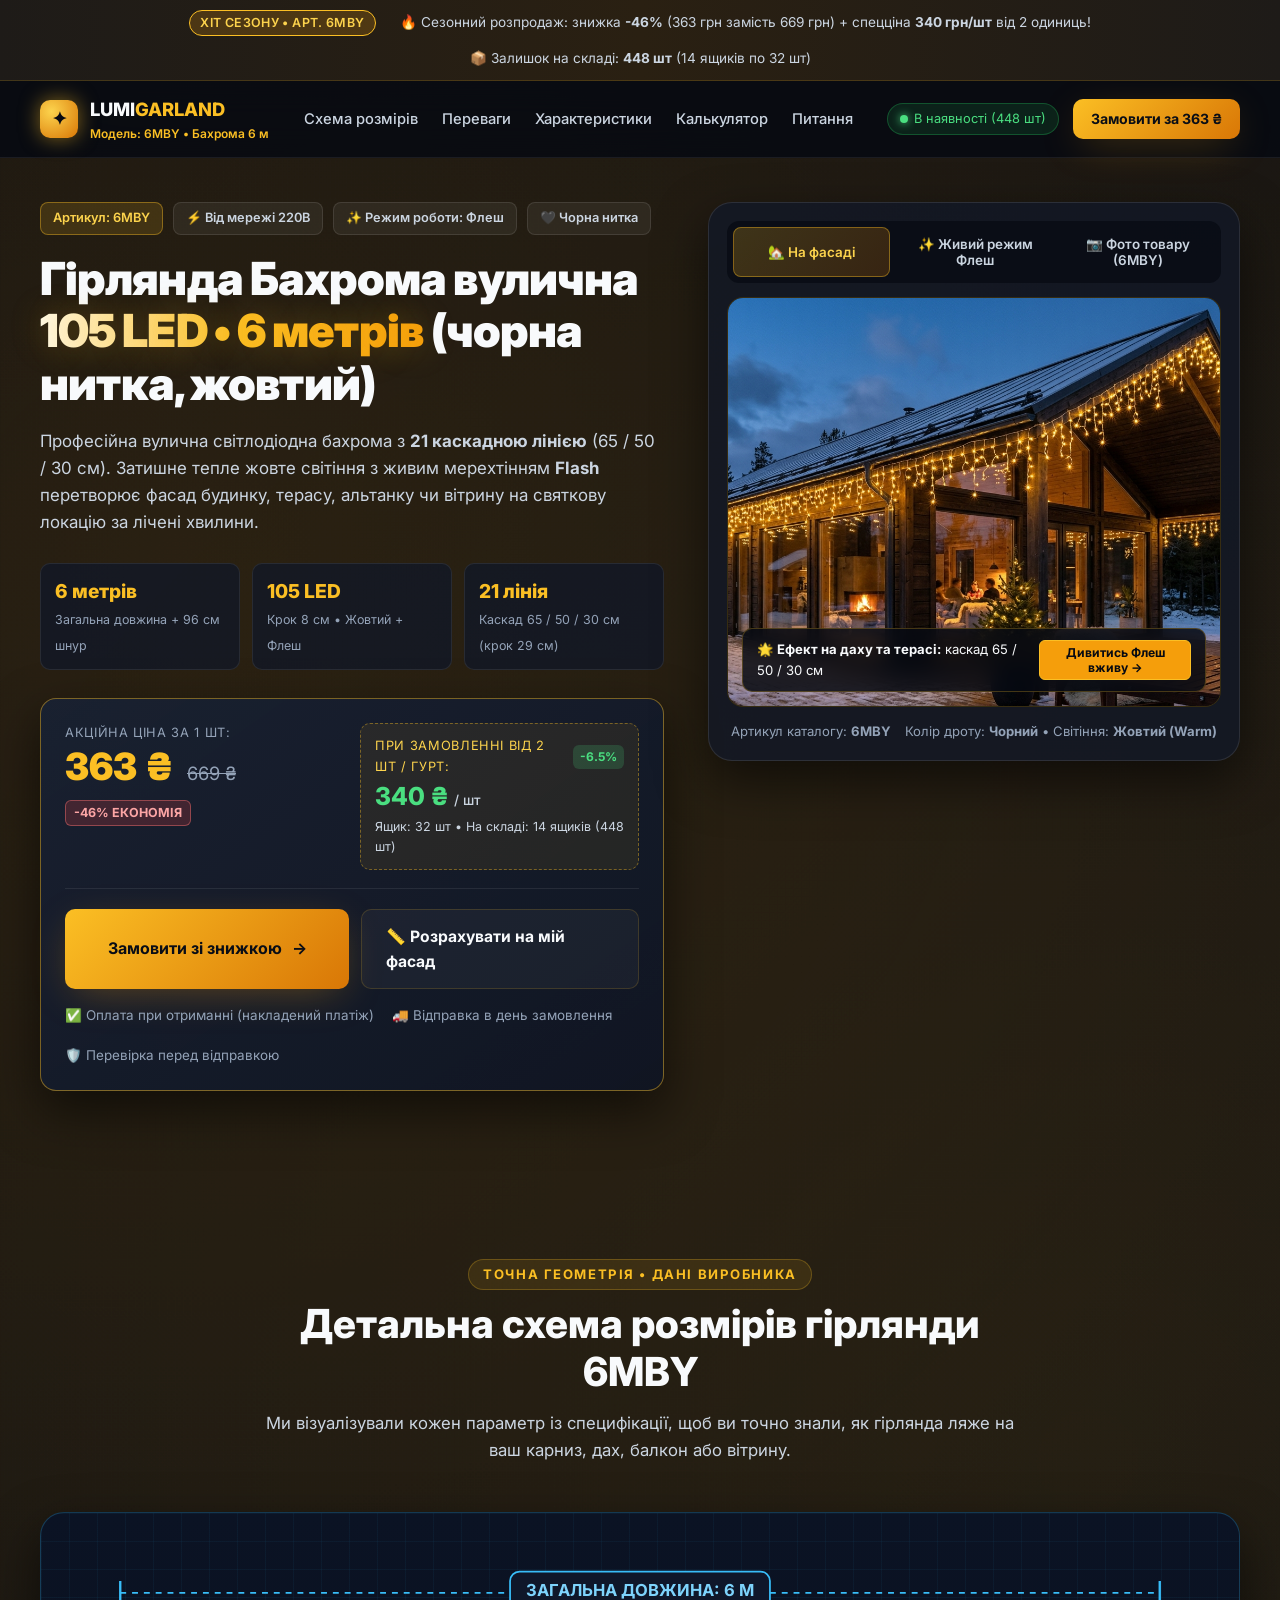
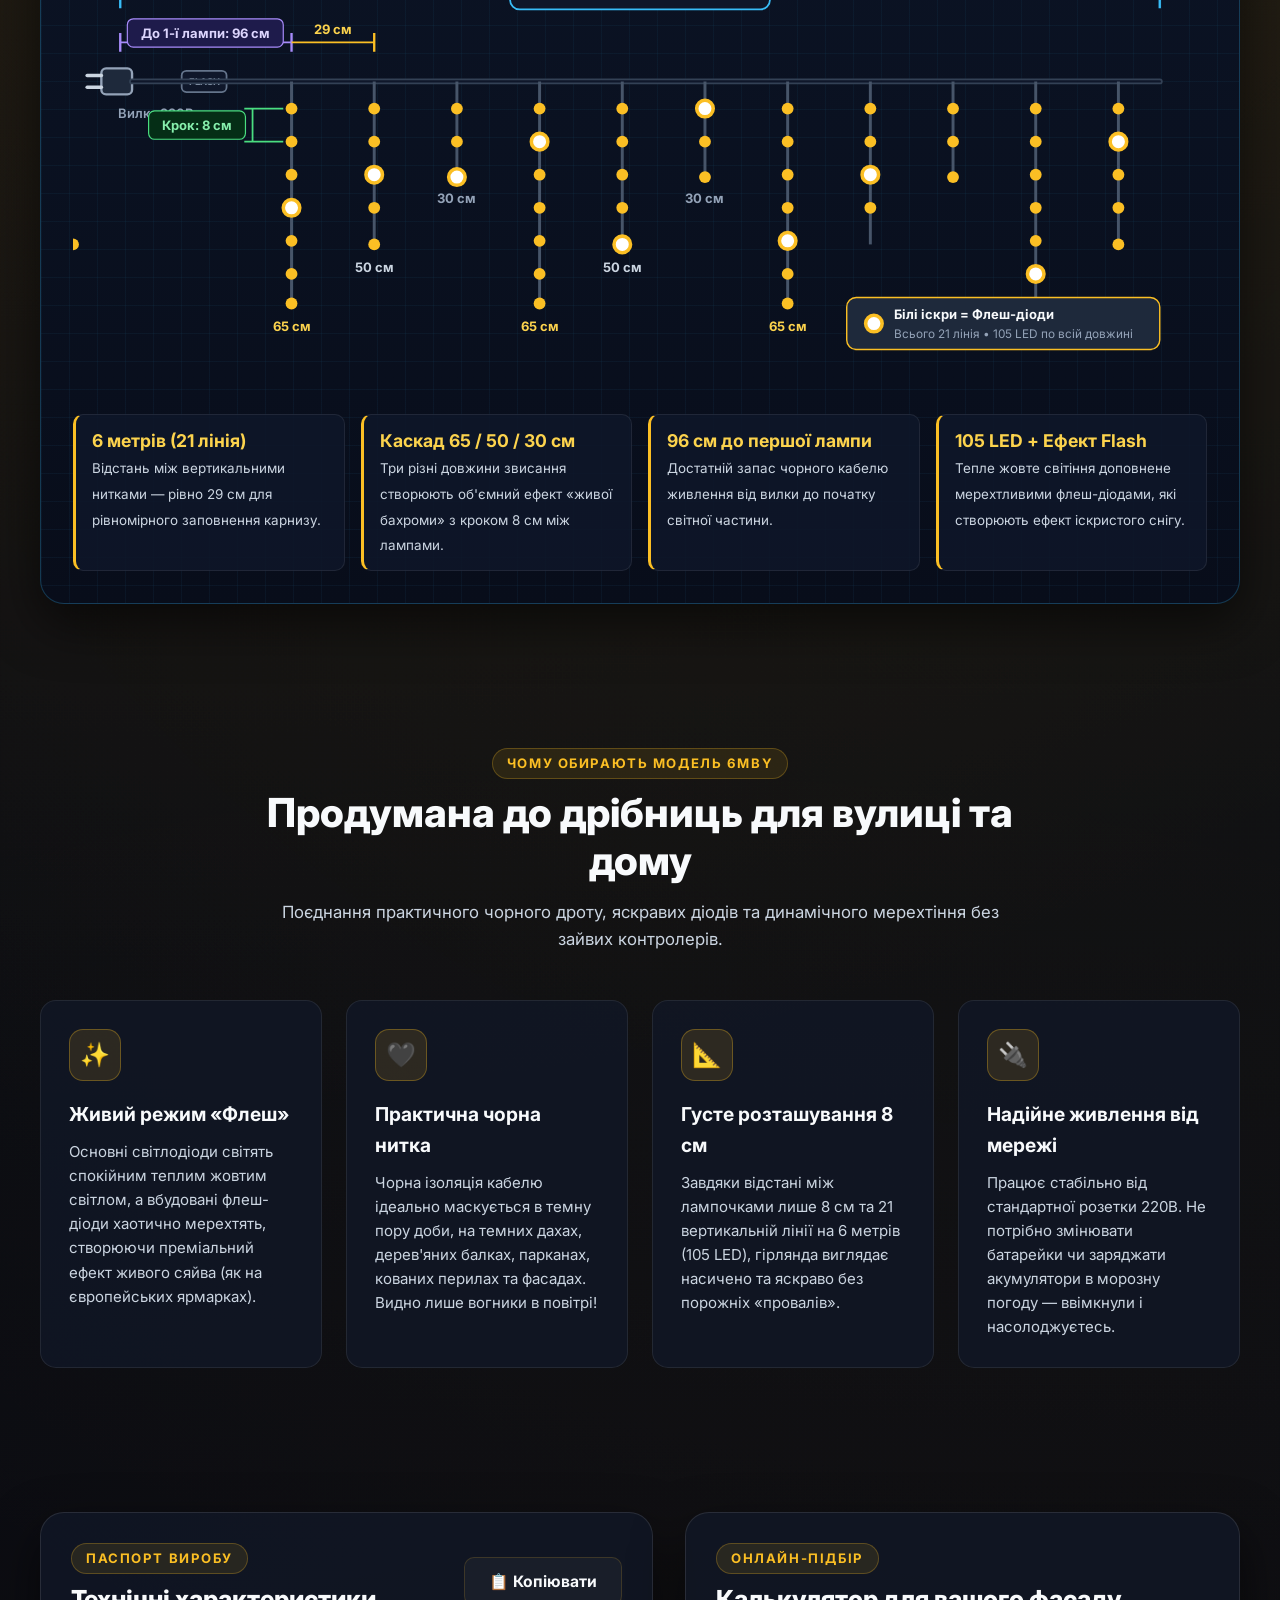
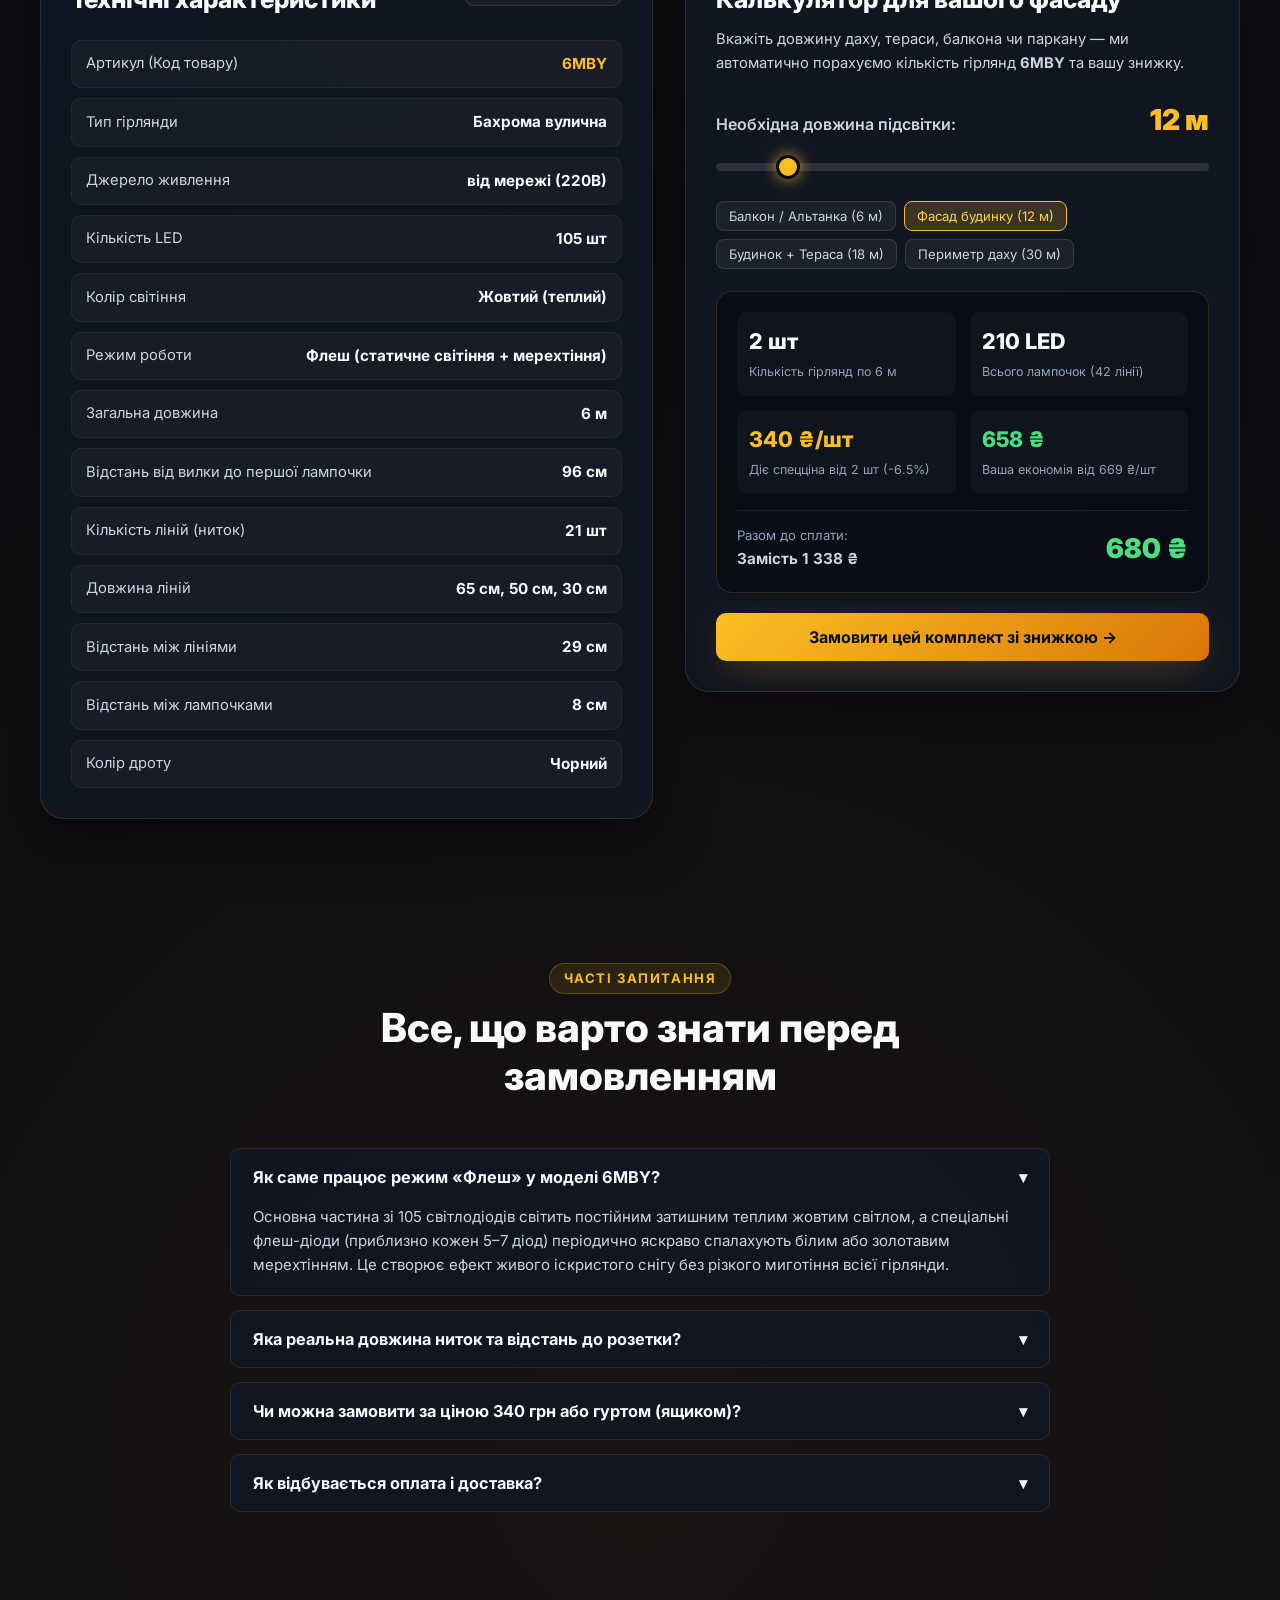
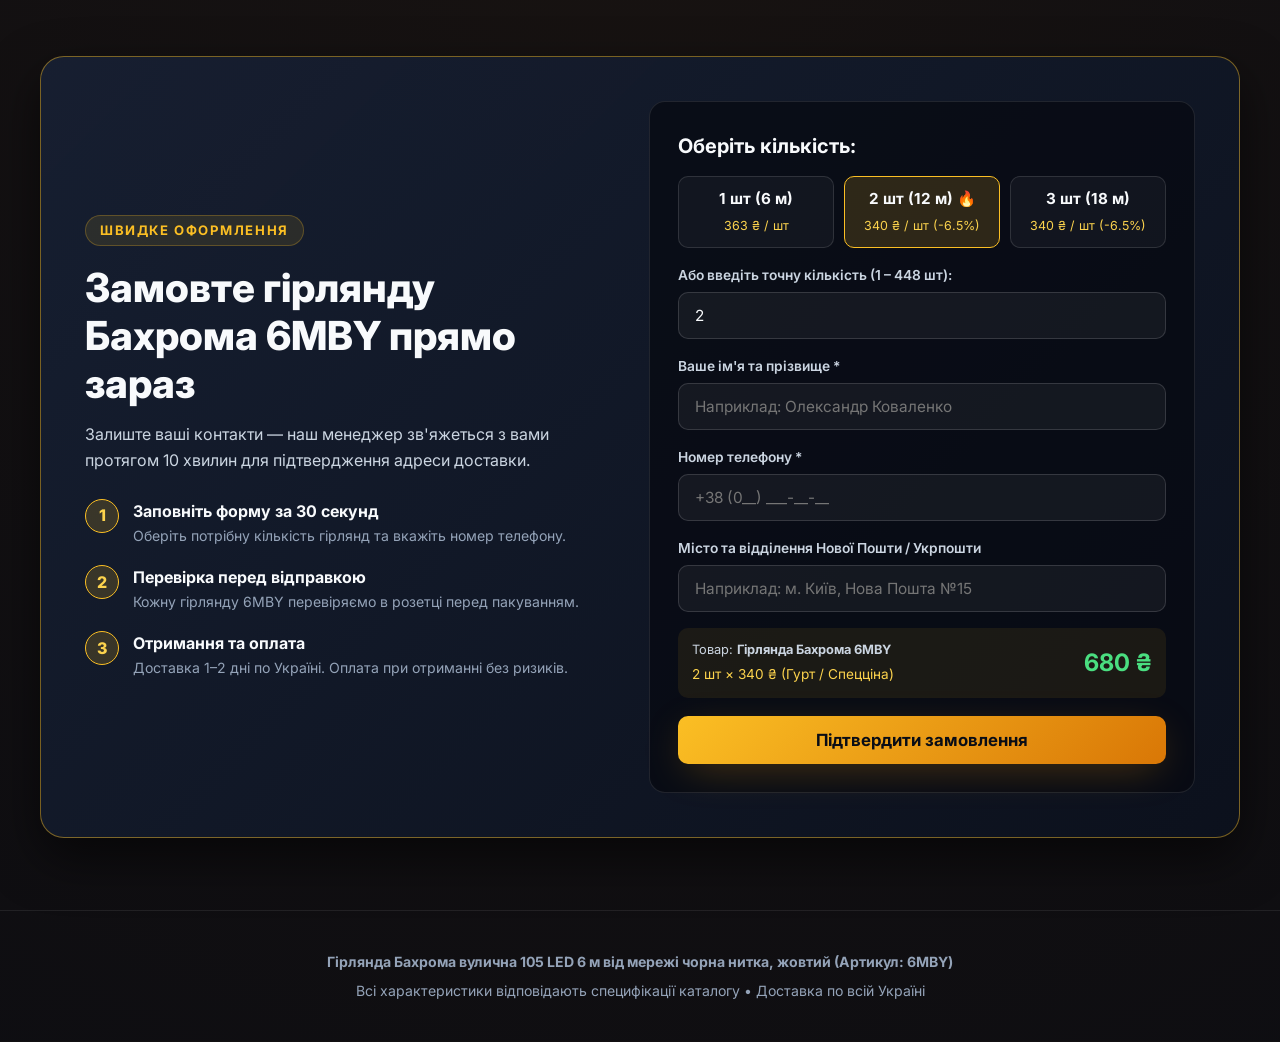
<file: index.html>
<!DOCTYPE html>
<html lang="uk">
<head>
  <meta charset="UTF-8" />
  <meta name="viewport" content="width=device-width, initial-scale=1.0" />
  <title>Гірлянда Бахрома вулична 105 LED 6 м (чорна нитка, жовтий) 6МBY — Офіційний лендинг</title>
  <meta name="description" content="Гірлянда Бахрома вулична 105 LED 6 м від мережі, чорна нитка, теплий жовтий з ефектом Флеш (арт. 6МBY). 21 вертикальна лінія (65/50/30 см). Акційна ціна 363 грн (від 2 шт — 340 грн)." />
  <link rel="preconnect" href="https://fonts.googleapis.com">
  <link rel="preconnect" href="https://fonts.gstatic.com" crossorigin>
  <link href="https://fonts.googleapis.com/css2?family=Inter:wght@400;500;600;700;800;900&display=swap" rel="stylesheet">
  <link rel="stylesheet" href="styles.css" />  
 <script src="https://identity.netlify.com/v1/netlify-identity-widget.js"></script>
  <script>
    if (window.netlifyIdentity) {
      window.netlifyIdentity.on("init", user => {
        if (!user) {
          window.netlifyIdentity.on("login", () => {
            document.location.href = "/admin/";
          });
        }
      });
    }
  </script>
</body>
</html>
</head>
<body>

  <!-- Жива верхня гірлянда-бахрома в шапці -->
  <div class="top-garland-wrap" aria-hidden="true">
    <canvas id="headerGarlandCanvas"></canvas>
  </div>

  <!-- Верхній акційний банер -->
  <div class="promo-bar">
    <div class="promo-bar-inner">
      <span class="promo-badge">ХІТ СЕЗОНУ • АРТ. 6МBY</span>
      <span>🔥 Сезонний розпродаж: знижка <strong>-46%</strong> (363 грн замість 669 грн) + спецціна <strong>340 грн/шт</strong> від 2 одиниць!</span>
      <span>📦 Залишок на складі: <strong>448 шт</strong> (14 ящиків по 32 шт)</span>
    </div>
  </div>

  <!-- Навігація -->
  <header class="navbar">
    <div class="navbar-inner">
      <a href="#top" class="logo">
        <div class="logo-icon">✦</div>
        <div>
          <span>LUMI<span style="color: var(--amber-400);">GARLAND</span></span>
          <span class="logo-sku">Модель: 6МBY • Бахрома 6 м</span>
        </div>
      </a>

      <ul class="nav-links">
        <li><a href="#blueprint">Схема розмірів</a></li>
        <li><a href="#features">Переваги</a></li>
        <li><a href="#specs">Характеристики</a></li>
        <li><a href="#calculator">Калькулятор</a></li>
        <li><a href="#faq">Питання</a></li>
      </ul>

      <div class="nav-cta">
        <div class="stock-pill">
          <span class="pulse-dot"></span>
          <span>В наявності (448 шт)</span>
        </div>
        <a href="#order" class="btn btn-primary btn-sm">Замовити за 363 ₴</a>
      </div>
    </div>
  </header>

  <!-- HERO SECTION -->
  <main id="top">
    <section class="hero">
      <div class="container">
        <div class="hero-grid">
          
          <!-- Ліва колонка: Офер та ціни -->
          <div class="hero-content">
            <div class="hero-badges">
              <span class="badge-item highlight">Артикул: 6МBY</span>
              <span class="badge-item">⚡ Від мережі 220В</span>
              <span class="badge-item">✨ Режим роботи: Флеш</span>
              <span class="badge-item">🖤 Чорна нитка</span>
            </div>

            <h1 class="hero-title">
              Гірлянда Бахрома вулична <span class="text-glow">105 LED • 6 метрів</span> (чорна нитка, жовтий)
            </h1>

            <p class="hero-lead">
              Професійна вулична світлодіодна бахрома з <strong>21 каскадною лінією</strong> (65 / 50 / 30 см). Затишне тепле жовте світіння з живим мерехтінням <strong>Flash</strong> перетворює фасад будинку, терасу, альтанку чи вітрину на святкову локацію за лічені хвилини.
            </p>

            <!-- Ключові цифри -->
            <div class="hero-quick-specs">
              <div class="quick-spec-card">
                <span class="quick-spec-val">6 метрів</span>
                <span class="quick-spec-lbl">Загальна довжина + 96 см шнур</span>
              </div>
              <div class="quick-spec-card">
                <span class="quick-spec-val">105 LED</span>
                <span class="quick-spec-lbl">Крок 8 см • Жовтий + Флеш</span>
              </div>
              <div class="quick-spec-card">
                <span class="quick-spec-val">21 лінія</span>
                <span class="quick-spec-lbl">Каскад 65 / 50 / 30 см (крок 29 см)</span>
              </div>
            </div>

            <!-- Картка ціни з даними з Excel -->
            <div class="price-card">
              <div class="price-tiers">
                <div class="price-main-wrap">
                  <span class="price-label">Акційна ціна за 1 шт:</span>
                  <div class="price-row">
                    <span class="price-current">363 ₴</span>
                    <span class="price-old">669 ₴</span>
                    <span class="discount-tag">-46% ЕКОНОМІЯ</span>
                  </div>
                </div>

                <div class="wholesale-box">
                  <div style="display:flex; align-items:center; justify-content:space-between; gap:6px;">
                    <span class="price-label" style="margin:0; color:var(--amber-300);">При замовленні від 2 шт / Гурт:</span>
                    <span style="font-size:0.75rem; background:rgba(74,222,128,0.18); color:var(--green-400); padding:2px 7px; border-radius:6px; font-weight:700;">-6.5%</span>
                  </div>
                  <span class="wholesale-price">340 ₴ <small style="font-size:0.85rem; font-weight:500; color:var(--text-secondary);">/ шт</small></span>
                  <span class="wholesale-note">Ящик: 32 шт • На складі: 14 ящиків (448 шт)</span>
                </div>
              </div>

              <div class="hero-actions">
                <a href="#order" class="btn btn-primary">
                  <span>Замовити зі знижкою</span>
                  <span>→</span>
                </a>
                <a href="#calculator" class="btn btn-outline">
                  <span>📏 Розрахувати на мій фасад</span>
                </a>
              </div>

              <div class="trust-row">
                <div class="trust-item">✅ Оплата при отриманні (накладений платіж)</div>
                <div class="trust-item">🚚 Відправка в день замовлення</div>
                <div class="trust-item">🛡️ Перевірка перед відправкою</div>
              </div>
            </div>
          </div>

          <!-- Права колонка: Інтерактивна вітрина (Фото на фасаді + Live Flash Симулятор + Оригінальне фото з таблиці) -->
          <div class="showcase-card">
            <div class="showcase-tabs" role="tablist">
              <button class="showcase-tab active" data-tab="pane-facade" role="tab">🏡 На фасаді</button>
              <button class="showcase-tab" data-tab="pane-sim" role="tab">✨ Живий режим Флеш</button>
              <button class="showcase-tab" data-tab="pane-original" role="tab">📷 Фото товару (6МBY)</button>
            </div>

            <div class="showcase-viewport">
              <!-- Вкладка 1: Фото на фасаді -->
              <div class="showcase-pane active" id="pane-facade">
                <div class="product-photo-wrap">
                  <img src="images/lifestyle-facade.jpg" alt="Гірлянда Бахрома вулична 105 LED 6 м на фасаді будинку" />
                  <div class="photo-caption-overlay">
                    <span>🌟 <strong>Ефект на даху та терасі:</strong> каскад 65 / 50 / 30 см</span>
                    <button class="sim-chip active" onclick="switchShowcaseTab('pane-sim')">Дивитись Флеш вживу →</button>
                  </div>
                </div>
              </div>

              <!-- Вкладка 2: Інтерактивний симулятор 21 нитки та режиму Flash -->
              <div class="showcase-pane" id="pane-sim">
                <canvas id="simCanvas"></canvas>
                <div class="sim-controls">
                  <span>Режим: <strong id="simModeLabel" style="color:var(--amber-300);">Жовтий + Флеш (Мерехтіння)</strong></span>
                  <div class="sim-btn-group">
                    <button type="button" class="sim-chip active" data-sim-mode="flash">⚡ Режим Флеш</button>
                    <button type="button" class="sim-chip" data-sim-mode="steady">🌕 Лише статика</button>
                    <button type="button" class="sim-chip" data-sim-bg="toggle">🌆 Змінити фон</button>
                  </div>
                </div>
              </div>

              <!-- Вкладка 3: Оригінальне фото з Excel-файлу товари.xlsx -->
              <div class="showcase-pane" id="pane-original">
                <div class="product-photo-wrap contain-mode">
                  <img src="images/product.png" alt="Оригінальне фото Гірлянда Бахрома вулична 105 LED 6 м чорна нитка жовтий 6МBY" />
                  <div class="photo-caption-overlay">
                    <span>📦 Реальне фото з каталогу <strong>товари.xlsx</strong> (арт. 6МBY)</span>
                    <span style="color:var(--amber-400); font-weight:700;">Чорна нитка • Жовтий LED</span>
                  </div>
                </div>
              </div>
            </div>

            <div class="showcase-footer">
              <span>Артикул каталогу: <strong>6МBY</strong></span>
              <span>Колір дроту: <strong>Чорний</strong> • Світіння: <strong>Жовтий (Warm)</strong></span>
            </div>
          </div>

        </div>
      </div>
    </section>

    <!-- ІНЖЕНЕРНА СХЕМА РОЗМІРІВ (BLUEPRINT) -->
    <section id="blueprint">
      <div class="container">
        <div class="section-header">
          <span class="section-eyebrow">Точна геометрія • Дані виробника</span>
          <h2 class="section-title">Детальна схема розмірів гірлянди 6МBY</h2>
          <p class="section-subtitle">
            Ми візуалізували кожен параметр із специфікації, щоб ви точно знали, як гірлянда ляже на ваш карниз, дах, балкон або вітрину.
          </p>
        </div>

        <div class="blueprint-card">
          <div class="blueprint-svg-wrap">
            <svg class="blueprint-svg" viewBox="0 0 960 360" fill="none" xmlns="http://www.w3.org/2000/svg" aria-label="Схема розмірів гірлянди Бахрома 6МBY">
              <!-- Верхня розмірна лінія: Загальна довжина 6 м -->
              <line x1="40" y1="32" x2="920" y2="32" stroke="#38bdf8" stroke-width="1.5" stroke-dasharray="5 5"/>
              <line x1="40" y1="22" x2="40" y2="45" stroke="#38bdf8" stroke-width="2"/>
              <line x1="920" y1="22" x2="920" y2="45" stroke="#38bdf8" stroke-width="2"/>
              <rect x="370" y="14" width="220" height="32" rx="8" fill="#0f172a" stroke="#38bdf8" stroke-width="1.5"/>
              <text x="480" y="35" fill="#7dd3fc" font-size="14" font-weight="700" text-anchor="middle" font-family="Inter, sans-serif">ЗАГАЛЬНА ДОВЖИНА: 6 М</text>

              <!-- Розмірна лінія від вилки до першої лампочки: 96 см -->
              <line x1="40" y1="74" x2="185" y2="74" stroke="#a78bfa" stroke-width="1.5"/>
              <line x1="40" y1="66" x2="40" y2="82" stroke="#a78bfa" stroke-width="2"/>
              <line x1="185" y1="66" x2="185" y2="82" stroke="#a78bfa" stroke-width="2"/>
              <rect x="46" y="54" width="132" height="24" rx="5" fill="#1e1b4b" stroke="#a78bfa" stroke-width="1"/>
              <text x="112" y="70" fill="#ddd6fe" font-size="11" font-weight="700" text-anchor="middle" font-family="Inter, sans-serif">До 1-ї лампи: 96 см</text>

              <!-- Відстань між лініями: 29 см -->
              <line x1="185" y1="74" x2="255" y2="74" stroke="#fbbf24" stroke-width="1.5"/>
              <line x1="255" y1="66" x2="255" y2="82" stroke="#fbbf24" stroke-width="2"/>
              <text x="220" y="67" fill="#fcd34d" font-size="11" font-weight="700" text-anchor="middle" font-family="Inter, sans-serif">29 см</text>

              <!-- Вилка 220В -->
              <rect x="24" y="96" width="26" height="22" rx="4" fill="#1e293b" stroke="#94a3b8" stroke-width="2"/>
              <line x1="12" y1="102" x2="24" y2="102" stroke="#cbd5e1" stroke-width="3" stroke-linecap="round"/>
              <line x1="12" y1="112" x2="24" y2="112" stroke="#cbd5e1" stroke-width="3" stroke-linecap="round"/>
              <text x="38" y="138" fill="#94a3b8" font-size="11" font-weight="600" font-family="Inter, sans-serif">Вилка 220В</text>

              <!-- Блок керування -->
              <rect x="92" y="98" width="38" height="18" rx="4" fill="#0f172a" stroke="#64748b" stroke-width="1.5"/>
              <text x="111" y="110" fill="#94a3b8" font-size="8" font-weight="700" text-anchor="middle" font-family="Inter, sans-serif">FLASH</text>

              <!-- Основний горизонтальний чорний провід -->
              <line x1="50" y1="107" x2="920" y2="107" stroke="#334155" stroke-width="5" stroke-linecap="round"/>
              <line x1="50" y1="107" x2="920" y2="107" stroke="#0f172a" stroke-width="2" stroke-linecap="round"/>

              <!-- Вертикальні нитки (21 лінія каскадом 65см / 50см / 30см) -->
              <!-- Створимо наочне представлення каскадів -->
              <g id="svgDrops">
                <!-- Лінія 1: 65 см -->
                <line x1="185" y1="107" x2="185" y2="295" stroke="#475569" stroke-width="2.5"/>
                <circle cx="185" cy="130" r="5" fill="#fbbf24"/><circle cx="185" cy="158" r="5" fill="#fbbf24"/><circle cx="185" cy="186" r="5" fill="#fbbf24"/><circle cx="185" cy="214" r="7" fill="#ffffff" stroke="#fbbf24" stroke-width="3"/><circle cx="185" cy="242" r="5" fill="#fbbf24"/><circle cx="185" cy="270" r="5" fill="#fbbf24"/><circle cx="185" cy="295" r="5" fill="#fbbf24"/>
                <text x="185" y="318" fill="#fcd34d" font-size="11" font-weight="700" text-anchor="middle">65 см</text>

                <!-- Лінія 2: 50 см -->
                <line x1="255" y1="107" x2="255" y2="245" stroke="#475569" stroke-width="2.5"/>
                <circle cx="255" cy="130" r="5" fill="#fbbf24"/><circle cx="255" cy="158" r="5" fill="#fbbf24"/><circle cx="255" cy="186" r="7" fill="#ffffff" stroke="#fbbf24" stroke-width="3"/><circle cx="255" cy="214" r="5" fill="#fbbf24"/><circle cx="255" cy="245" r="5" fill="#fbbf24"/>
                <text x="255" y="268" fill="#cbd5e1" font-size="11" font-weight="700" text-anchor="middle">50 см</text>

                <!-- Лінія 3: 30 см -->
                <line x1="325" y1="107" x2="325" y2="188" stroke="#475569" stroke-width="2.5"/>
                <circle cx="325" cy="130" r="5" fill="#fbbf24"/><circle cx="325" cy="158" r="5" fill="#fbbf24"/><circle cx="325" cy="188" r="7" fill="#ffffff" stroke="#fbbf24" stroke-width="3"/>
                <text x="325" y="210" fill="#94a3b8" font-size="11" font-weight="700" text-anchor="middle">30 см</text>

                <!-- Лінія 4: 65 см -->
                <line x1="395" y1="107" x2="395" y2="295" stroke="#475569" stroke-width="2.5"/>
                <circle cx="395" cy="130" r="5" fill="#fbbf24"/><circle cx="395" cy="158" r="7" fill="#ffffff" stroke="#fbbf24" stroke-width="3"/><circle cx="395" cy="186" r="5" fill="#fbbf24"/><circle cx="395" cy="214" r="5" fill="#fbbf24"/><circle cx="395" cy="242" r="5" fill="#fbbf24"/><circle cx="395" cy="270" r="5" fill="#fbbf24"/><circle cx="395" cy="295" r="5" fill="#fbbf24"/>
                <text x="395" y="318" fill="#fcd34d" font-size="11" font-weight="700" text-anchor="middle">65 см</text>

                <!-- Лінія 5: 50 см -->
                <line x1="465" y1="107" x2="465" y2="245" stroke="#475569" stroke-width="2.5"/>
                <circle cx="465" cy="130" r="5" fill="#fbbf24"/><circle cx="465" cy="158" r="5" fill="#fbbf24"/><circle cx="465" cy="186" r="5" fill="#fbbf24"/><circle cx="465" cy="214" r="5" fill="#fbbf24"/><circle cx="465" cy="245" r="7" fill="#ffffff" stroke="#fbbf24" stroke-width="3"/>
                <text x="465" y="268" fill="#cbd5e1" font-size="11" font-weight="700" text-anchor="middle">50 см</text>

                <!-- Лінія 6: 30 см -->
                <line x1="535" y1="107" x2="535" y2="188" stroke="#475569" stroke-width="2.5"/>
                <circle cx="535" cy="130" r="7" fill="#ffffff" stroke="#fbbf24" stroke-width="3"/><circle cx="535" cy="158" r="5" fill="#fbbf24"/><circle cx="535" cy="188" r="5" fill="#fbbf24"/>
                <text x="535" y="210" fill="#94a3b8" font-size="11" font-weight="700" text-anchor="middle">30 см</text>

                <!-- Лінія 7: 65 см -->
                <line x1="605" y1="107" x2="605" y2="295" stroke="#475569" stroke-width="2.5"/>
                <circle cx="605" cy="130" r="5" fill="#fbbf24"/><circle cx="605" cy="158" r="5" fill="#fbbf24"/><circle cx="605" cy="186" r="5" fill="#fbbf24"/><circle cx="605" cy="214" r="5" fill="#fbbf24"/><circle cx="605" cy="242" r="7" fill="#ffffff" stroke="#fbbf24" stroke-width="3"/><circle cx="605" cy="270" r="5" fill="#fbbf24"/><circle cx="605" cy="295" r="5" fill="#fbbf24"/>
                <text x="605" y="318" fill="#fcd34d" font-size="11" font-weight="700" text-anchor="middle">65 см</text>

                <!-- Лінія 8: 50 см -->
                <line x1="675" y1="107" x2="675" y2="245" stroke="#475569" stroke-width="2.5"/>
                <circle cx="675" cy="130" r="5" fill="#fbbf24"/><circle cx="675" cy="158" r="5" fill="#fbbf24"/><circle cx="675" cy="186" r="7" fill="#ffffff" stroke="#fbbf24" stroke-width="3"/><circle cx="675" cy="214" r="5" fill="#fbbf24"/><circle cx="6екр75" cy="245" r="5" fill="#fbbf24"/>

                <!-- Лінія 9: 30 см -->
                <line x1="745" y1="107" x2="745" y2="188" stroke="#475569" stroke-width="2.5"/>
                <circle cx="745" cy="130" r="5" fill="#fbbf24"/><circle cx="745" cy="158" r="5" fill="#fbbf24"/><circle cx="745" cy="188" r="5" fill="#fbbf24"/>

                <!-- Лінія 10..21: 65 см -->
                <line x1="815" y1="107" x2="815" y2="295" stroke="#475569" stroke-width="2.5"/>
                <circle cx="815" cy="130" r="5" fill="#fbbf24"/><circle cx="815" cy="158" r="5" fill="#fbbf24"/><circle cx="815" cy="186" r="5" fill="#fbbf24"/><circle cx="815" cy="214" r="5" fill="#fbbf24"/><circle cx="815" cy="242" r="5" fill="#fbbf24"/><circle cx="815" cy="270" r="7" fill="#ffffff" stroke="#fbbf24" stroke-width="3"/><circle cx="815" cy="295" r="5" fill="#fbbf24"/>

                <line x1="885" y1="107" x2="885" y2="245" stroke="#475569" stroke-width="2.5"/>
                <circle cx="885" cy="130" r="5" fill="#fbbf24"/><circle cx="885" cy="158" r="7" fill="#ffffff" stroke="#fbbf24" stroke-width="3"/><circle cx="885" cy="186" r="5" fill="#fbbf24"/><circle cx="885" cy="214" r="5" fill="#fbbf24"/><circle cx="885" cy="245" r="5" fill="#fbbf24"/>
              </g>

              <!-- Позначка кроку між лампочками 8 см -->
              <line x1="145" y1="130" x2="178" y2="130" stroke="#4ade80" stroke-width="1.5"/>
              <line x1="145" y1="158" x2="178" y2="158" stroke="#4ade80" stroke-width="1.5"/>
              <line x1="152" y1="130" x2="152" y2="158" stroke="#4ade80" stroke-width="1.5"/>
              <rect x="64" y="132" width="82" height="24" rx="5" fill="#052e16" stroke="#4ade80" stroke-width="1"/>
              <text x="105" y="148" fill="#86efac" font-size="11" font-weight="700" text-anchor="middle" font-family="Inter, sans-serif">Крок: 8 см</text>

              <!-- Пояснення білих точок Flash -->
              <rect x="655" y="290" width="265" height="44" rx="8" fill="#1e293b" stroke="#fbbf24" stroke-width="1.2"/>
              <circle cx="678" cy="312" r="7" fill="#ffffff" stroke="#fbbf24" stroke-width="3"/>
              <text x="695" y="308" fill="#f8fafc" font-size="11" font-weight="700" font-family="Inter, sans-serif">Білі іскри = Флеш-діоди</text>
              <text x="695" y="324" fill="#94a3b8" font-size="10" font-family="Inter, sans-serif">Всього 21 лінія • 105 LED по всій довжині</text>
            </svg>
          </div>

          <div class="blueprint-legend">
            <div class="legend-box">
              <strong>6 метрів (21 лінія)</strong>
              <span>Відстань між вертикальними нитками — рівно 29 см для рівномірного заповнення карнизу.</span>
            </div>
            <div class="legend-box">
              <strong>Каскад 65 / 50 / 30 см</strong>
              <span>Три різні довжини звисання створюють об'ємний ефект «живої бахроми» з кроком 8 см між лампами.</span>
            </div>
            <div class="legend-box">
              <strong>96 см до першої лампи</strong>
              <span>Достатній запас чорного кабелю живлення від вилки до початку світної частини.</span>
            </div>
            <div class="legend-box">
              <strong>105 LED + Ефект Flash</strong>
              <span>Тепле жовте світіння доповнене мерехтливими флеш-діодами, які створюють ефект іскристого снігу.</span>
            </div>
          </div>
        </div>
      </div>
    </section>

    <!-- ПЕРЕВАГИ МОДЕЛІ 6МBY -->
    <section id="features">
      <div class="container">
        <div class="section-header">
          <span class="section-eyebrow">Чому обирають модель 6МBY</span>
          <h2 class="section-title">Продумана до дрібниць для вулиці та дому</h2>
          <p class="section-subtitle">
            Поєднання практичного чорного дроту, яскравих діодів та динамічного мерехтіння без зайвих контролерів.
          </p>
        </div>

        <div class="features-grid">
          <div class="feature-card">
            <div class="feature-icon">✨</div>
            <h3>Живий режим «Флеш»</h3>
            <p>Основні світлодіоди світять спокійним теплим жовтим світлом, а вбудовані флеш-діоди хаотично мерехтять, створюючи преміальний ефект живого сяйва (як на європейських ярмарках).</p>
          </div>

          <div class="feature-card">
            <div class="feature-icon">🖤</div>
            <h3>Практична чорна нитка</h3>
            <p>Чорна ізоляція кабелю ідеально маскується в темну пору доби, на темних дахах, дерев'яних балках, парканах, кованих перилах та фасадах. Видно лише вогники в повітрі!</p>
          </div>

          <div class="feature-card">
            <div class="feature-icon">📐</div>
            <h3>Густе розташування 8 см</h3>
            <p>Завдяки відстані між лампочками лише 8 см та 21 вертикальній лінії на 6 метрів (105 LED), гірлянда виглядає насичено та яскраво без порожніх «провалів».</p>
          </div>

          <div class="feature-card">
            <div class="feature-icon">🔌</div>
            <h3>Надійне живлення від мережі</h3>
            <p>Працює стабільно від стандартної розетки 220В. Не потрібно змінювати батарейки чи заряджати акумулятори в морозну погоду — ввімкнули і насолоджуєтесь.</p>
          </div>
        </div>
      </div>
    </section>

    <!-- ПОВНІ ХАРАКТЕРИСТИКИ + КАЛЬКУЛЯТОР МЕТРАЖУ -->
    <section id="specs">
      <div class="container">
        <div class="specs-calc-grid">
          
          <!-- Ліва картка: Точні характеристики з Excel -->
          <div class="specs-table-card">
            <div class="card-header-flex">
              <div>
                <span class="section-eyebrow" style="margin-bottom:6px;">Паспорт виробу</span>
                <h2 style="font-size:1.55rem; font-weight:800;">Технічні характеристики</h2>
              </div>
              <button type="button" id="copySpecsBtn" class="btn btn-outline btn-sm">📋 Копіювати</button>
            </div>

            <div class="specs-list" id="specsList">
              <div class="spec-row">
                <span class="spec-key">Артикул (Код товару)</span>
                <span class="spec-val" style="color:var(--amber-400);">6МBY</span>
              </div>
              <div class="spec-row">
                <span class="spec-key">Тип гірлянди</span>
                <span class="spec-val">Бахрома вулична</span>
              </div>
              <div class="spec-row">
                <span class="spec-key">Джерело живлення</span>
                <span class="spec-val">від мережі (220В)</span>
              </div>
              <div class="spec-row">
                <span class="spec-key">Кількість LED</span>
                <span class="spec-val">105 шт</span>
              </div>
              <div class="spec-row">
                <span class="spec-key">Колір світіння</span>
                <span class="spec-val">Жовтий (теплий)</span>
              </div>
              <div class="spec-row">
                <span class="spec-key">Режим роботи</span>
                <span class="spec-val">Флеш (статичне світіння + мерехтіння)</span>
              </div>
              <div class="spec-row">
                <span class="spec-key">Загальна довжина</span>
                <span class="spec-val">6 м</span>
              </div>
              <div class="spec-row">
                <span class="spec-key">Відстань від вилки до першої лампочки</span>
                <span class="spec-val">96 см</span>
              </div>
              <div class="spec-row">
                <span class="spec-key">Кількість ліній (ниток)</span>
                <span class="spec-val">21 шт</span>
              </div>
              <div class="spec-row">
                <span class="spec-key">Довжина ліній</span>
                <span class="spec-val">65 см, 50 см, 30 см</span>
              </div>
              <div class="spec-row">
                <span class="spec-key">Відстань між лініями</span>
                <span class="spec-val">29 см</span>
              </div>
              <div class="spec-row">
                <span class="spec-key">Відстань між лампочками</span>
                <span class="spec-val">8 см</span>
              </div>
              <div class="spec-row">
                <span class="spec-key">Колір дроту</span>
                <span class="spec-val">Чорний</span>
              </div>
            </div>
          </div>

          <!-- Права картка: Інтерактивний калькулятор -->
          <div class="calc-card" id="calculator">
            <span class="section-eyebrow" style="margin-bottom:6px;">Онлайн-підбір</span>
            <h2 style="font-size:1.55rem; font-weight:800; margin-bottom:8px;">Калькулятор для вашого фасаду</h2>
            <p style="color:var(--text-secondary); font-size:0.92rem;">
              Вкажіть довжину даху, тераси, балкона чи паркану — ми автоматично порахуємо кількість гірлянд <strong>6МBY</strong> та вашу знижку.
            </p>

            <div class="calc-slider-wrap">
              <div class="calc-slider-header">
                <span style="color:var(--text-secondary); font-weight:600;">Необхідна довжина підсвітки:</span>
                <span class="calc-length-display" id="calcLengthLabel">12 м</span>
              </div>
              <input type="range" id="calcRange" class="range-slider" min="5" max="60" step="1" value="12" />
            </div>

            <div class="calc-presets">
              <button type="button" class="preset-btn" data-len="6">Балкон / Альтанка (6 м)</button>
              <button type="button" class="preset-btn active" data-len="12">Фасад будинку (12 м)</button>
              <button type="button" class="preset-btn" data-len="18">Будинок + Тераса (18 м)</button>
              <button type="button" class="preset-btn" data-len="30">Периметр даху (30 м)</button>
            </div>

            <div class="calc-results">
              <div class="calc-res-grid">
                <div class="calc-stat">
                  <span class="calc-stat-num" id="calcUnits">2 шт</span>
                  <span class="calc-stat-desc">Кількість гірлянд по 6 м</span>
                </div>
                <div class="calc-stat">
                  <span class="calc-stat-num" id="calcLeds">210 LED</span>
                  <span class="calc-stat-desc">Всього лампочок (42 лінії)</span>
                </div>
                <div class="calc-stat">
                  <span class="calc-stat-num" id="calcUnitPrice" style="color:var(--amber-400);">340 ₴/шт</span>
                  <span class="calc-stat-desc" id="calcTierNote">Діє спецціна від 2 шт (-6.5%)</span>
                </div>
                <div class="calc-stat">
                  <span class="calc-stat-num" id="calcSavings" style="color:var(--green-400);">658 ₴</span>
                  <span class="calc-stat-desc">Ваша економія від 669 ₴/шт</span>
                </div>
              </div>

              <div class="calc-total-bar">
                <div>
                  <span style="font-size:0.82rem; color:var(--text-muted); display:block;">Разом до сплати:</span>
                  <strong style="font-size:0.95rem; color:var(--text-secondary);" id="calcOldTotal">Замість 1 338 ₴</strong>
                </div>
                <div class="calc-total-price" id="calcTotalPrice">680 ₴</div>
              </div>
            </div>

            <button type="button" id="applyCalcToOrderBtn" class="btn btn-primary" style="width:100%;">
              Замовити цей комплект зі знижкою →
            </button>
          </div>

        </div>
      </div>
    </section>

    <!-- ПИТАННЯ ТА ВІДПОВІДІ (FAQ) -->
    <section id="faq">
      <div class="container">
        <div class="section-header">
          <span class="section-eyebrow">Часті запитання</span>
          <h2 class="section-title">Все, що варто знати перед замовленням</h2>
        </div>

        <div class="faq-list">
          <div class="faq-item open">
            <button class="faq-question" type="button">
              <span>Як саме працює режим «Флеш» у моделі 6МBY?</span>
              <span>▾</span>
            </button>
            <div class="faq-answer">
              Основна частина зі 105 світлодіодів світить постійним затишним теплим жовтим світлом, а спеціальні флеш-діоди (приблизно кожен 5–7 діод) періодично яскраво спалахують білим або золотавим мерехтінням. Це створює ефект живого іскристого снігу без різкого миготіння всієї гірлянди.
            </div>
          </div>

          <div class="faq-item">
            <button class="faq-question" type="button">
              <span>Яка реальна довжина ниток та відстань до розетки?</span>
              <span>▾</span>
            </button>
            <div class="faq-answer">
              Загальна довжина гірлянди становить 6 метрів. Відстань від вилки до першої лампочки — 96 см. На основному проводі розташовано 21 вертикальну лінію з інтервалом 29 см. Довжина вертикальних ниток чергується каскадом: 65 см, 50 см та 30 см.
            </div>
          </div>

          <div class="faq-item">
            <button class="faq-question" type="button">
              <span>Чи можна замовити за ціною 340 грн або гуртом (ящиком)?</span>
              <span>▾</span>
            </button>
            <div class="faq-answer">
              Так! При замовленні 1 шт діє акційна ціна 363 грн (замість роздрібної 669 грн). При замовленні від 2 шт або гуртової партії (у ящику 32 шт, всього на складі 448 шт / 14 ящиків) діє спеціальна ціна 340 грн за одиницю.
            </div>
          </div>

          <div class="faq-item">
            <button class="faq-question" type="button">
              <span>Як відбувається оплата і доставка?</span>
              <span>▾</span>
            </button>
            <div class="faq-answer">
              Ми відправляємо замовлення щодня Новою Поштою та Укрпоштою по всій Україні. Ви можете оглянути та перевірити гірлянду у відділенні перед оплатою (накладений платіж) або сплатити за реквізитами, щоб не переплачувати комісію пошти за переказ коштів.
            </div>
          </div>
        </div>
      </div>
    </section>

    <!-- ФОРМА ЗАМОВЛЕННЯ -->
    <section id="order">
      <div class="container">
        <div class="order-section-card">
          <div class="order-grid">
            
            <div>
              <span class="section-eyebrow">Швидке оформлення</span>
              <h2 class="section-title" style="margin-top:8px;">Замовте гірлянду Бахрома 6МBY прямо зараз</h2>
              <p style="color:var(--text-secondary); margin-bottom:20px;">
                Залиште ваші контакти — наш менеджер зв'яжеться з вами протягом 10 хвилин для підтвердження адреси доставки.
              </p>

              <div class="order-steps">
                <div class="step-item">
                  <div class="step-num">1</div>
                  <div>
                    <strong>Заповніть форму за 30 секунд</strong>
                    <p style="font-size:0.88rem; color:var(--text-muted);">Оберіть потрібну кількість гірлянд та вкажіть номер телефону.</p>
                  </div>
                </div>
                <div class="step-item">
                  <div class="step-num">2</div>
                  <div>
                    <strong>Перевірка перед відправкою</strong>
                    <p style="font-size:0.88rem; color:var(--text-muted);">Кожну гірлянду 6МBY перевіряємо в розетці перед пакуванням.</p>
                  </div>
                </div>
                <div class="step-item">
                  <div class="step-num">3</div>
                  <div>
                    <strong>Отримання та оплата</strong>
                    <p style="font-size:0.88rem; color:var(--text-muted);">Доставка 1–2 дні по Україні. Оплата при отриманні без ризиків.</p>
                  </div>
                </div>
              </div>
            </div>

            <form class="order-form" id="orderForm">
              <h3 style="font-size:1.25rem; margin-bottom:14px;">Оберіть кількість:</h3>

              <div class="qty-selector" id="qtySelector">
                <div class="qty-option" data-qty="1">
                  <strong>1 шт (6 м)</strong>
                  <span>363 ₴ / шт</span>
                </div>
                <div class="qty-option active" data-qty="2">
                  <strong>2 шт (12 м) 🔥</strong>
                  <span>340 ₴ / шт (-6.5%)</span>
                </div>
                <div class="qty-option" data-qty="3">
                  <strong>3 шт (18 м)</strong>
                  <span>340 ₴ / шт (-6.5%)</span>
                </div>
              </div>

              <div class="form-group">
                <label for="orderQtyInput">Або введіть точну кількість (1 – 448 шт):</label>
                <input type="number" id="orderQtyInput" class="form-control" min="1" max="448" value="2" required />
              </div>

              <div class="form-group">
                <label for="customerName">Ваше ім'я та прізвище *</label>
                <input type="text" id="customerName" class="form-control" placeholder="Наприклад: Олександр Коваленко" required />
              </div>

              <div class="form-group">
                <label for="customerPhone">Номер телефону *</label>
                <input type="tel" id="customerPhone" class="form-control" placeholder="+38 (0__) ___-__-__" required />
              </div>

              <div class="form-group">
                <label for="customerCity">Місто та відділення Нової Пошти / Укрпошти</label>
                <input type="text" id="customerCity" class="form-control" placeholder="Наприклад: м. Київ, Нова Пошта №15" />
              </div>

              <div class="order-summary-line">
                <div>
                  <span style="font-size:0.8rem; color:var(--text-secondary); display:block;">Товар: <strong>Гірлянда Бахрома 6МBY</strong></span>
                  <span style="font-size:0.85rem; color:var(--amber-300);" id="orderFormTierText">2 шт × 340 ₴ (Гурт / Спецціна)</span>
                </div>
                <strong style="font-size:1.5rem; color:var(--green-400);" id="orderFormTotal">680 ₴</strong>
              </div>

              <button type="submit" class="btn btn-primary" style="width:100%; font-size:1.05rem;">
                Підтвердити замовлення
              </button>
            </form>

          </div>
        </div>
      </div>
    </section>
  </main>

  <footer>
    <div class="container">
      <p><strong>Гірлянда Бахрома вулична 105 LED 6 м від мережі чорна нитка, жовтий (Артикул: 6МBY)</strong></p>
      <p style="margin-top:6px;">Всі характеристики відповідають специфікації каталогу • Доставка по всій Україні</p>
    </div>
  </footer>

  <!-- Модальне вікно успішного замовлення -->
  <div class="modal-backdrop" id="orderSuccessModal" role="dialog" aria-modal="true">
    <div class="modal-box">
      <div style="font-size:3rem; margin-bottom:10px;">🎉</div>
      <h3 style="font-size:1.5rem; margin-bottom:8px;">Дякуємо за замовлення!</h3>
      <p style="color:var(--text-secondary); font-size:0.95rem; margin-bottom:18px;" id="modalOrderDetails">
        Ваша заявка на гірлянду 6МBY успішно прийнята.
      </p>
      <button type="button" class="btn btn-primary" id="closeModalBtn" style="width:100%;">Чудово!</button>
    </div>
  </div>

  <script src="script.js"></script>
<script>
  // Функція для завантаження даних з data.json і оновлення сторінки
  function loadCmsData() {
    fetch('/data.json')
      .then(response => {
        if (!response.ok) {
           // Якщо файлу ще немає (ви ще нічого не зберегли в адмінці), просто використовуємо дефолтні значення HTML
           throw new Error('Дані ще не створено');
        }
        return response.json();
      })
      .then(data => {
         // Оновлюємо дані на сторінці (приклад, як це зв'язати з вашим скриптом)
         if (data.promo_price) window.PRICE_SINGLE = data.promo_price;
         if (data.wholesale_price) window.PRICE_WHOLESALE = data.wholesale_price;
         if (data.old_price) window.PRICE_OLD = data.old_price;
         
         // Оновлюємо відображення на сторінці, якщо потрібно, або просто запускаємо ваш калькулятор з новими даними
         if (typeof updateCalculator === 'function') {
            updateCalculator(Number(document.getElementById('calcRange').value) || 12);
            updateOrderFormSummary(2); // Оновлюємо форму замовлення
         }
         
         // Оновлення текстових елементів (приклад, вам треба буде додати ID до потрібних span в HTML)
         const stockElements = document.querySelectorAll('.stock-value'); // Додайте клас .stock-value до місць з "448 шт"
         if (data.stock && stockElements.length) {
            stockElements.forEach(el => el.textContent = data.stock);
         }
      })
      .catch(error => console.log('Використовуються стандартні дані:', error));
  }

  // Викликаємо функцію після завантаження сторінки
  document.addEventListener('DOMContentLoaded', loadCmsData);
</script>
</body>
</html>
</file>
<file: styles.css>
:root {
  --bg-dark: #070a12;
  --bg-card: rgba(17, 24, 39, 0.78);
  --bg-card-solid: #111827;
  --bg-elevated: rgba(30, 41, 59, 0.65);
  --border-subtle: rgba(251, 191, 36, 0.16);
  --border-glow: rgba(251, 191, 36, 0.45);
  --amber-300: #fcd34d;
  --amber-400: #fbbf24;
  --amber-500: #f59e0b;
  --amber-600: #d97706;
  --text-primary: #f8fafc;
  --text-secondary: #cbd5e1;
  --text-muted: #94a3b8;
  --green-400: #4ade80;
  --green-500: #22c55e;
  --red-400: #f87171;
  --radius-sm: 10px;
  --radius-md: 16px;
  --radius-lg: 24px;
  --shadow-amber: 0 10px 40px -10px rgba(245, 158, 11, 0.35);
  --shadow-card: 0 20px 50px rgba(0, 0, 0, 0.55);
}

* {
  box-sizing: border-box;
  margin: 0;
  padding: 0;
}

html {
  scroll-behavior: smooth;
  font-family: 'Inter', -apple-system, BlinkMacSystemFont, 'Segoe UI', Roboto, sans-serif;
  background-color: var(--bg-dark);
  color: var(--text-primary);
  line-height: 1.6;
}

body {
  background-color: var(--bg-dark);
  background-image:
    radial-gradient(circle at 15% 10%, rgba(245, 158, 11, 0.12) 0%, transparent 40%),
    radial-gradient(circle at 85% 25%, rgba(251, 191, 36, 0.08) 0%, transparent 45%),
    radial-gradient(circle at 50% 80%, rgba(217, 119, 6, 0.08) 0%, transparent 50%);
  overflow-x: hidden;
}

/* Top Interactive Garland Canvas at the very top of viewport */
.top-garland-wrap {
  position: fixed;
  top: 0;
  left: 0;
  width: 100%;
  height: 64px;
  pointer-events: none;
  z-index: 100;
}

#headerGarlandCanvas {
  width: 100%;
  height: 64px;
  display: block;
}

/* Top Promo Banner */
.promo-bar {
  position: relative;
  z-index: 95;
  background: linear-gradient(90deg, #1e1b18 0%, #2a2012 50%, #1e1b18 100%);
  border-bottom: 1px solid var(--border-subtle);
  padding: 10px 16px;
  font-size: 0.85rem;
  text-align: center;
  color: var(--text-secondary);
}

.promo-bar-inner {
  max-width: 1240px;
  margin: 0 auto;
  display: flex;
  flex-wrap: wrap;
  align-items: center;
  justify-content: center;
  gap: 12px 24px;
}

.promo-badge {
  background: rgba(245, 158, 11, 0.2);
  border: 1px solid var(--amber-400);
  color: var(--amber-300);
  padding: 2px 10px;
  border-radius: 999px;
  font-weight: 600;
  font-size: 0.78rem;
  letter-spacing: 0.03em;
}

/* Sticky Navbar */
.navbar {
  position: sticky;
  top: 0;
  z-index: 90;
  background: rgba(7, 10, 18, 0.85);
  backdrop-filter: blur(16px);
  -webkit-backdrop-filter: blur(16px);
  border-bottom: 1px solid rgba(255, 255, 255, 0.07);
  transition: all 0.25s ease;
}

.navbar-inner {
  max-width: 1240px;
  margin: 0 auto;
  padding: 14px 20px;
  display: flex;
  align-items: center;
  justify-content: space-between;
  gap: 16px;
}

.logo {
  display: flex;
  align-items: center;
  gap: 12px;
  text-decoration: none;
  color: var(--text-primary);
  font-weight: 800;
  font-size: 1.15rem;
}

.logo-icon {
  width: 38px;
  height: 38px;
  border-radius: 10px;
  background: radial-gradient(circle at 30% 30%, var(--amber-300), var(--amber-600));
  display: flex;
  align-items: center;
  justify-content: center;
  color: #070a12;
  font-weight: 900;
  box-shadow: 0 0 20px rgba(251, 191, 36, 0.5);
}

.logo-sku {
  font-size: 0.75rem;
  color: var(--amber-400);
  font-weight: 600;
  display: block;
}

.nav-links {
  display: flex;
  align-items: center;
  gap: 24px;
  list-style: none;
}

.nav-links a {
  color: var(--text-secondary);
  text-decoration: none;
  font-size: 0.92rem;
  font-weight: 500;
  transition: color 0.2s;
}

.nav-links a:hover {
  color: var(--amber-400);
}

.nav-cta {
  display: flex;
  align-items: center;
  gap: 14px;
}

.stock-pill {
  display: inline-flex;
  align-items: center;
  gap: 6px;
  font-size: 0.8rem;
  color: var(--green-400);
  background: rgba(34, 197, 94, 0.12);
  border: 1px solid rgba(34, 197, 94, 0.3);
  padding: 5px 12px;
  border-radius: 999px;
}

.pulse-dot {
  width: 8px;
  height: 8px;
  background: var(--green-400);
  border-radius: 50%;
  box-shadow: 0 0 8px var(--green-400);
  animation: pulseDot 1.8s infinite;
}

@keyframes pulseDot {
  0%, 100% { transform: scale(1); opacity: 1; }
  50% { transform: scale(1.35); opacity: 0.55; }
}

/* Buttons */
.btn {
  display: inline-flex;
  align-items: center;
  justify-content: center;
  gap: 10px;
  font-weight: 700;
  border-radius: var(--radius-sm);
  cursor: pointer;
  transition: all 0.22s ease;
  text-decoration: none;
  border: none;
  font-family: inherit;
}

.btn-primary {
  background: linear-gradient(135deg, var(--amber-400) 0%, var(--amber-600) 100%);
  color: #090d16;
  padding: 14px 28px;
  font-size: 1rem;
  box-shadow: var(--shadow-amber);
}

.btn-primary:hover {
  transform: translateY(-2px);
  box-shadow: 0 14px 45px -8px rgba(251, 191, 36, 0.6);
  filter: brightness(1.06);
}

.btn-sm {
  padding: 9px 18px;
  font-size: 0.88rem;
}

.btn-outline {
  background: rgba(255, 255, 255, 0.04);
  color: var(--text-primary);
  border: 1px solid var(--border-subtle);
  padding: 14px 24px;
  font-size: 0.98rem;
}

.btn-outline:hover {
  border-color: var(--amber-400);
  background: rgba(251, 191, 36, 0.08);
}

/* Container & Section Layout */
.container {
  max-width: 1240px;
  margin: 0 auto;
  padding: 0 20px;
}

section {
  padding: 72px 0;
  position: relative;
}

.section-header {
  text-align: center;
  max-width: 760px;
  margin: 0 auto 48px;
}

.section-eyebrow {
  display: inline-block;
  color: var(--amber-400);
  font-size: 0.82rem;
  font-weight: 700;
  text-transform: uppercase;
  letter-spacing: 0.12em;
  margin-bottom: 10px;
  background: rgba(251, 191, 36, 0.1);
  padding: 4px 14px;
  border-radius: 999px;
  border: 1px solid rgba(251, 191, 36, 0.25);
}

.section-title {
  font-size: clamp(1.75rem, 3.2vw, 2.5rem);
  font-weight: 800;
  line-height: 1.2;
  margin-bottom: 14px;
}

.section-subtitle {
  color: var(--text-secondary);
  font-size: 1.05rem;
}

/* Hero Section */
.hero {
  padding: 44px 0 72px;
}

.hero-grid {
  display: grid;
  grid-template-columns: 1.08fr 0.92fr;
  gap: 44px;
  align-items: start;
}

.hero-badges {
  display: flex;
  flex-wrap: wrap;
  gap: 10px;
  margin-bottom: 18px;
}

.badge-item {
  font-size: 0.8rem;
  font-weight: 600;
  padding: 5px 12px;
  border-radius: 8px;
  background: rgba(255, 255, 255, 0.06);
  border: 1px solid rgba(255, 255, 255, 0.1);
  color: var(--text-secondary);
}

.badge-item.highlight {
  background: rgba(251, 191, 36, 0.14);
  border-color: rgba(251, 191, 36, 0.4);
  color: var(--amber-300);
}

.hero-title {
  font-size: clamp(1.9rem, 3.6vw, 2.85rem);
  font-weight: 900;
  line-height: 1.15;
  margin-bottom: 18px;
  letter-spacing: -0.02em;
}

.hero-title .text-glow {
  background: linear-gradient(90deg, #fffbeb, #fbbf24, #f59e0b);
  -webkit-background-clip: text;
  -webkit-text-fill-color: transparent;
  text-shadow: 0 0 35px rgba(251, 191, 36, 0.25);
}

.hero-lead {
  font-size: 1.06rem;
  color: var(--text-secondary);
  margin-bottom: 26px;
}

/* Quick Spec Chips in Hero */
.hero-quick-specs {
  display: grid;
  grid-template-columns: repeat(3, 1fr);
  gap: 12px;
  margin-bottom: 28px;
}

.quick-spec-card {
  background: var(--bg-card);
  border: 1px solid rgba(255, 255, 255, 0.08);
  border-radius: var(--radius-sm);
  padding: 12px 14px;
}

.quick-spec-val {
  font-size: 1.2rem;
  font-weight: 800;
  color: var(--amber-400);
  display: block;
}

.quick-spec-lbl {
  font-size: 0.78rem;
  color: var(--text-muted);
}

/* Pricing Box */
.price-card {
  background: linear-gradient(145deg, rgba(24, 33, 52, 0.9), rgba(15, 21, 35, 0.95));
  border: 1px solid var(--border-glow);
  border-radius: var(--radius-md);
  padding: 24px;
  margin-bottom: 24px;
  box-shadow: var(--shadow-card);
}

.price-tiers {
  display: grid;
  grid-template-columns: 1fr 1fr;
  gap: 16px;
  margin-bottom: 20px;
  padding-bottom: 18px;
  border-bottom: 1px solid rgba(255, 255, 255, 0.08);
}

.price-main-wrap {
  display: flex;
  flex-direction: column;
}

.price-label {
  font-size: 0.8rem;
  color: var(--text-muted);
  text-transform: uppercase;
  letter-spacing: 0.05em;
  margin-bottom: 4px;
}

.price-row {
  display: flex;
  align-items: baseline;
  gap: 12px;
  flex-wrap: wrap;
}

.price-current {
  font-size: 2.35rem;
  font-weight: 900;
  color: var(--amber-400);
  line-height: 1;
}

.price-old {
  font-size: 1.15rem;
  color: var(--text-muted);
  text-decoration: line-through;
}

.discount-tag {
  background: rgba(239, 68, 68, 0.2);
  border: 1px solid rgba(248, 113, 113, 0.45);
  color: #fca5a5;
  font-size: 0.78rem;
  font-weight: 700;
  padding: 2px 8px;
  border-radius: 6px;
}

.wholesale-box {
  background: rgba(251, 191, 36, 0.08);
  border: 1px dashed rgba(251, 191, 36, 0.4);
  border-radius: var(--radius-sm);
  padding: 12px 14px;
  display: flex;
  flex-direction: column;
  justify-content: center;
}

.wholesale-price {
  font-size: 1.55rem;
  font-weight: 800;
  color: var(--green-400);
}

.wholesale-note {
  font-size: 0.78rem;
  color: var(--text-secondary);
}

.hero-actions {
  display: flex;
  flex-wrap: wrap;
  gap: 12px;
}

.hero-actions .btn {
  flex: 1;
  min-width: 200px;
}

.trust-row {
  display: flex;
  flex-wrap: wrap;
  gap: 18px;
  margin-top: 16px;
  font-size: 0.84rem;
  color: var(--text-muted);
}

.trust-item {
  display: flex;
  align-items: center;
  gap: 6px;
}

/* Right Column Showcase / Media Switcher */
.showcase-card {
  background: var(--bg-card);
  border: 1px solid rgba(255, 255, 255, 0.1);
  border-radius: var(--radius-lg);
  padding: 18px;
  box-shadow: var(--shadow-card);
  position: sticky;
  top: 86px;
}

.showcase-tabs {
  display: flex;
  gap: 8px;
  margin-bottom: 14px;
  background: rgba(7, 10, 18, 0.7);
  padding: 6px;
  border-radius: 12px;
}

.showcase-tab {
  flex: 1;
  background: transparent;
  border: none;
  color: var(--text-secondary);
  font-size: 0.84rem;
  font-weight: 600;
  padding: 9px 10px;
  border-radius: 8px;
  cursor: pointer;
  transition: all 0.2s;
  font-family: inherit;
}

.showcase-tab.active {
  background: linear-gradient(135deg, rgba(251, 191, 36, 0.22), rgba(217, 119, 6, 0.22));
  color: var(--amber-300);
  border: 1px solid rgba(251, 191, 36, 0.4);
}

.showcase-viewport {
  position: relative;
  width: 100%;
  height: 410px;
  border-radius: var(--radius-md);
  overflow: hidden;
  background: #05070c;
  border: 1px solid rgba(251, 191, 36, 0.2);
}

.showcase-pane {
  display: none;
  width: 100%;
  height: 100%;
  position: relative;
}

.showcase-pane.active {
  display: flex;
  align-items: center;
  justify-content: center;
}

.product-photo-wrap {
  width: 100%;
  height: 100%;
  position: relative;
  display: flex;
  align-items: center;
  justify-content: center;
  background: radial-gradient(circle at center, #1b160c 0%, #040508 75%);
}

.product-photo-wrap img {
  width: 100%;
  height: 100%;
  object-fit: cover;
  transition: transform 0.5s ease;
}

.product-photo-wrap.contain-mode img {
  object-fit: contain;
  max-height: 90%;
  max-width: 90%;
  border-radius: 14px;
  box-shadow: 0 0 60px rgba(245, 158, 11, 0.3);
}

.photo-caption-overlay {
  position: absolute;
  bottom: 14px;
  left: 14px;
  right: 14px;
  background: rgba(7, 10, 18, 0.84);
  backdrop-filter: blur(10px);
  border: 1px solid rgba(251, 191, 36, 0.25);
  border-radius: 10px;
  padding: 10px 14px;
  display: flex;
  align-items: center;
  justify-content: space-between;
  gap: 10px;
  font-size: 0.82rem;
}

/* Interactive Flash Simulator Canvas inside Showcase */
#simCanvas {
  width: 100%;
  height: 100%;
  display: block;
}

.sim-controls {
  position: absolute;
  bottom: 12px;
  left: 12px;
  right: 12px;
  background: rgba(7, 10, 18, 0.86);
  backdrop-filter: blur(10px);
  border: 1px solid rgba(255, 255, 255, 0.12);
  border-radius: 10px;
  padding: 10px 14px;
  display: flex;
  flex-wrap: wrap;
  align-items: center;
  justify-content: space-between;
  gap: 10px;
  font-size: 0.8rem;
}

.sim-btn-group {
  display: flex;
  gap: 6px;
}

.sim-chip {
  background: rgba(255, 255, 255, 0.08);
  border: 1px solid rgba(255, 255, 255, 0.15);
  color: var(--text-primary);
  padding: 4px 10px;
  border-radius: 6px;
  font-size: 0.76rem;
  cursor: pointer;
  font-family: inherit;
}

.sim-chip.active {
  background: var(--amber-500);
  color: #070a12;
  border-color: var(--amber-400);
  font-weight: 700;
}

.showcase-footer {
  margin-top: 14px;
  display: flex;
  align-items: center;
  justify-content: space-between;
  font-size: 0.82rem;
  color: var(--text-muted);
  padding: 0 4px;
}

/* Blueprint / Technical Diagram Section */
.blueprint-card {
  background: linear-gradient(180deg, #0b1324 0%, #080d1a 100%);
  border: 1px solid rgba(56, 189, 248, 0.25);
  border-radius: var(--radius-lg);
  padding: 32px;
  box-shadow: var(--shadow-card);
  position: relative;
  overflow: hidden;
}

.blueprint-card::before {
  content: "";
  position: absolute;
  inset: 0;
  background-image:
    linear-gradient(rgba(56, 189, 248, 0.05) 1px, transparent 1px),
    linear-gradient(90deg, rgba(56, 189, 248, 0.05) 1px, transparent 1px);
  background-size: 28px 28px;
  pointer-events: none;
}

.blueprint-svg-wrap {
  width: 100%;
  overflow-x: auto;
  padding: 10px 0;
  position: relative;
  z-index: 2;
}

.blueprint-svg {
  width: 100%;
  min-width: 780px;
  height: auto;
  display: block;
}

.blueprint-legend {
  display: grid;
  grid-template-columns: repeat(auto-fit, minmax(200px, 1fr));
  gap: 16px;
  margin-top: 24px;
  position: relative;
  z-index: 2;
}

.legend-box {
  background: rgba(15, 23, 42, 0.85);
  border: 1px solid rgba(255, 255, 255, 0.08);
  border-left: 3px solid var(--amber-400);
  border-radius: 10px;
  padding: 12px 16px;
}

.legend-box strong {
  display: block;
  font-size: 1.1rem;
  color: var(--amber-300);
}

.legend-box span {
  font-size: 0.84rem;
  color: var(--text-secondary);
}

/* Features Grid */
.features-grid {
  display: grid;
  grid-template-columns: repeat(auto-fit, minmax(270px, 1fr));
  gap: 24px;
}

.feature-card {
  background: var(--bg-card);
  border: 1px solid rgba(255, 255, 255, 0.08);
  border-radius: var(--radius-md);
  padding: 28px;
  transition: transform 0.25s, border-color 0.25s;
}

.feature-card:hover {
  transform: translateY(-4px);
  border-color: var(--border-glow);
}

.feature-icon {
  width: 52px;
  height: 52px;
  border-radius: 14px;
  background: rgba(251, 191, 36, 0.12);
  border: 1px solid rgba(251, 191, 36, 0.3);
  display: flex;
  align-items: center;
  justify-content: center;
  font-size: 1.5rem;
  margin-bottom: 18px;
}

.feature-card h3 {
  font-size: 1.2rem;
  margin-bottom: 10px;
}

.feature-card p {
  color: var(--text-secondary);
  font-size: 0.94rem;
}

/* Specifications + Calculator 2-Column Section */
.specs-calc-grid {
  display: grid;
  grid-template-columns: 1.05fr 0.95fr;
  gap: 32px;
  align-items: start;
}

.specs-table-card, .calc-card {
  background: var(--bg-card);
  border: 1px solid rgba(255, 255, 255, 0.1);
  border-radius: var(--radius-lg);
  padding: 30px;
  box-shadow: var(--shadow-card);
}

.card-header-flex {
  display: flex;
  align-items: center;
  justify-content: space-between;
  gap: 12px;
  margin-bottom: 20px;
}

.specs-list {
  display: flex;
  flex-direction: column;
  gap: 10px;
}

.spec-row {
  display: flex;
  justify-content: space-between;
  align-items: center;
  gap: 16px;
  padding: 11px 14px;
  border-radius: 10px;
  background: rgba(255, 255, 255, 0.03);
  border: 1px solid rgba(255, 255, 255, 0.05);
}

.spec-row:hover {
  border-color: rgba(251, 191, 36, 0.25);
  background: rgba(251, 191, 36, 0.04);
}

.spec-key {
  color: var(--text-secondary);
  font-size: 0.92rem;
}

.spec-val {
  font-weight: 700;
  color: var(--text-primary);
  text-align: right;
  font-size: 0.95rem;
}

/* Length Calculator */
.calc-slider-wrap {
  margin: 22px 0;
}

.calc-slider-header {
  display: flex;
  justify-content: space-between;
  align-items: baseline;
  margin-bottom: 10px;
}

.calc-length-display {
  font-size: 1.8rem;
  font-weight: 900;
  color: var(--amber-400);
}

input[type="range"].range-slider {
  -webkit-appearance: none;
  appearance: none;
  width: 100%;
  height: 8px;
  background: rgba(255, 255, 255, 0.12);
  border-radius: 999px;
  outline: none;
}

input[type="range"].range-slider::-webkit-slider-thumb {
  -webkit-appearance: none;
  appearance: none;
  width: 24px;
  height: 24px;
  border-radius: 50%;
  background: var(--amber-400);
  cursor: pointer;
  box-shadow: 0 0 15px rgba(251, 191, 36, 0.8);
  border: 3px solid #070a12;
}

.calc-presets {
  display: flex;
  flex-wrap: wrap;
  gap: 8px;
  margin-bottom: 22px;
}

.preset-btn {
  background: rgba(255, 255, 255, 0.05);
  border: 1px solid rgba(255, 255, 255, 0.12);
  color: var(--text-secondary);
  padding: 6px 12px;
  border-radius: 8px;
  font-size: 0.82rem;
  cursor: pointer;
  transition: all 0.2s;
  font-family: inherit;
}

.preset-btn:hover, .preset-btn.active {
  background: rgba(251, 191, 36, 0.18);
  border-color: var(--amber-400);
  color: var(--amber-300);
}

.calc-results {
  background: rgba(7, 10, 18, 0.7);
  border: 1px solid var(--border-subtle);
  border-radius: var(--radius-md);
  padding: 20px;
  margin-bottom: 20px;
}

.calc-res-grid {
  display: grid;
  grid-template-columns: repeat(2, 1fr);
  gap: 14px;
  margin-bottom: 16px;
}

.calc-stat {
  background: rgba(255, 255, 255, 0.03);
  padding: 12px;
  border-radius: 10px;
}

.calc-stat-num {
  font-size: 1.35rem;
  font-weight: 800;
  color: var(--text-primary);
  display: block;
}

.calc-stat-desc {
  font-size: 0.78rem;
  color: var(--text-muted);
}

.calc-total-bar {
  display: flex;
  align-items: center;
  justify-content: space-between;
  padding-top: 14px;
  border-top: 1px solid rgba(255, 255, 255, 0.08);
}

.calc-total-price {
  font-size: 1.7rem;
  font-weight: 900;
  color: var(--green-400);
}

/* Order Section */
.order-section-card {
  background: linear-gradient(135deg, rgba(23, 32, 51, 0.95) 0%, rgba(12, 17, 29, 0.98) 100%);
  border: 1px solid var(--border-glow);
  border-radius: var(--radius-lg);
  padding: 44px;
  box-shadow: var(--shadow-card);
}

.order-grid {
  display: grid;
  grid-template-columns: 1fr 1.05fr;
  gap: 44px;
  align-items: center;
}

.order-steps {
  display: flex;
  flex-direction: column;
  gap: 18px;
  margin-top: 26px;
}

.step-item {
  display: flex;
  align-items: flex-start;
  gap: 14px;
}

.step-num {
  width: 34px;
  height: 34px;
  border-radius: 50%;
  background: rgba(251, 191, 36, 0.16);
  border: 1px solid var(--amber-400);
  color: var(--amber-300);
  font-weight: 800;
  display: flex;
  align-items: center;
  justify-content: center;
  flex-shrink: 0;
}

.order-form {
  background: rgba(7, 10, 18, 0.75);
  border: 1px solid rgba(255, 255, 255, 0.1);
  border-radius: var(--radius-md);
  padding: 28px;
}

.form-group {
  margin-bottom: 16px;
}

.form-group label {
  display: block;
  font-size: 0.86rem;
  font-weight: 600;
  color: var(--text-secondary);
  margin-bottom: 6px;
}

.form-control {
  width: 100%;
  background: rgba(255, 255, 255, 0.05);
  border: 1px solid rgba(255, 255, 255, 0.14);
  border-radius: 10px;
  padding: 13px 16px;
  color: var(--text-primary);
  font-size: 0.96rem;
  font-family: inherit;
  transition: border-color 0.2s, box-shadow 0.2s;
}

.form-control:focus {
  outline: none;
  border-color: var(--amber-400);
  box-shadow: 0 0 0 3px rgba(251, 191, 36, 0.15);
}

.qty-selector {
  display: grid;
  grid-template-columns: repeat(3, 1fr);
  gap: 10px;
  margin-bottom: 16px;
}

.qty-option {
  background: rgba(255, 255, 255, 0.04);
  border: 1px solid rgba(255, 255, 255, 0.12);
  border-radius: 10px;
  padding: 10px;
  text-align: center;
  cursor: pointer;
  transition: all 0.2s;
}

.qty-option.active {
  background: rgba(251, 191, 36, 0.15);
  border-color: var(--amber-400);
}

.qty-option strong {
  display: block;
  font-size: 0.95rem;
  color: var(--text-primary);
}

.qty-option span {
  font-size: 0.78rem;
  color: var(--amber-300);
}

.order-summary-line {
  display: flex;
  justify-content: space-between;
  align-items: center;
  padding: 12px 14px;
  background: rgba(251, 191, 36, 0.08);
  border-radius: 10px;
  margin-bottom: 18px;
}

/* FAQ Accordion */
.faq-list {
  max-width: 820px;
  margin: 0 auto;
  display: flex;
  flex-direction: column;
  gap: 14px;
}

.faq-item {
  background: var(--bg-card);
  border: 1px solid rgba(255, 255, 255, 0.08);
  border-radius: var(--radius-sm);
  overflow: hidden;
}

.faq-question {
  width: 100%;
  text-align: left;
  background: transparent;
  border: none;
  color: var(--text-primary);
  font-size: 1.02rem;
  font-weight: 700;
  padding: 18px 22px;
  display: flex;
  justify-content: space-between;
  align-items: center;
  cursor: pointer;
  font-family: inherit;
}

.faq-answer {
  max-height: 0;
  overflow: hidden;
  transition: max-height 0.3s ease;
  padding: 0 22px;
  color: var(--text-secondary);
  font-size: 0.94rem;
}

.faq-item.open .faq-answer {
  max-height: 260px;
  padding-bottom: 18px;
}

/* Footer */
footer {
  border-top: 1px solid rgba(255, 255, 255, 0.08);
  padding: 40px 0;
  text-align: center;
  color: var(--text-muted);
  font-size: 0.88rem;
}

/* Modal Toast */
.modal-backdrop {
  position: fixed;
  inset: 0;
  background: rgba(3, 6, 12, 0.82);
  backdrop-filter: blur(8px);
  display: none;
  align-items: center;
  justify-content: center;
  z-index: 200;
  padding: 20px;
}

.modal-backdrop.open {
  display: flex;
}

.modal-box {
  background: var(--bg-card-solid);
  border: 1px solid var(--border-glow);
  border-radius: var(--radius-lg);
  max-width: 460px;
  width: 100%;
  padding: 32px;
  text-align: center;
  box-shadow: var(--shadow-card);
}

/* Responsive */
@media (max-width: 960px) {
  .hero-grid,
  .specs-calc-grid,
  .order-grid {
    grid-template-columns: 1fr;
  }
  .showcase-card {
    position: static;
  }
  .nav-links {
    display: none;
  }
  .order-section-card {
    padding: 24px;
  }
}

@media (max-width: 560px) {
  .price-tiers,
  .hero-quick-specs,
  .qty-selector {
    grid-template-columns: 1fr;
  }
  .showcase-viewport {
    height: 320px;
  }
}
</file>
